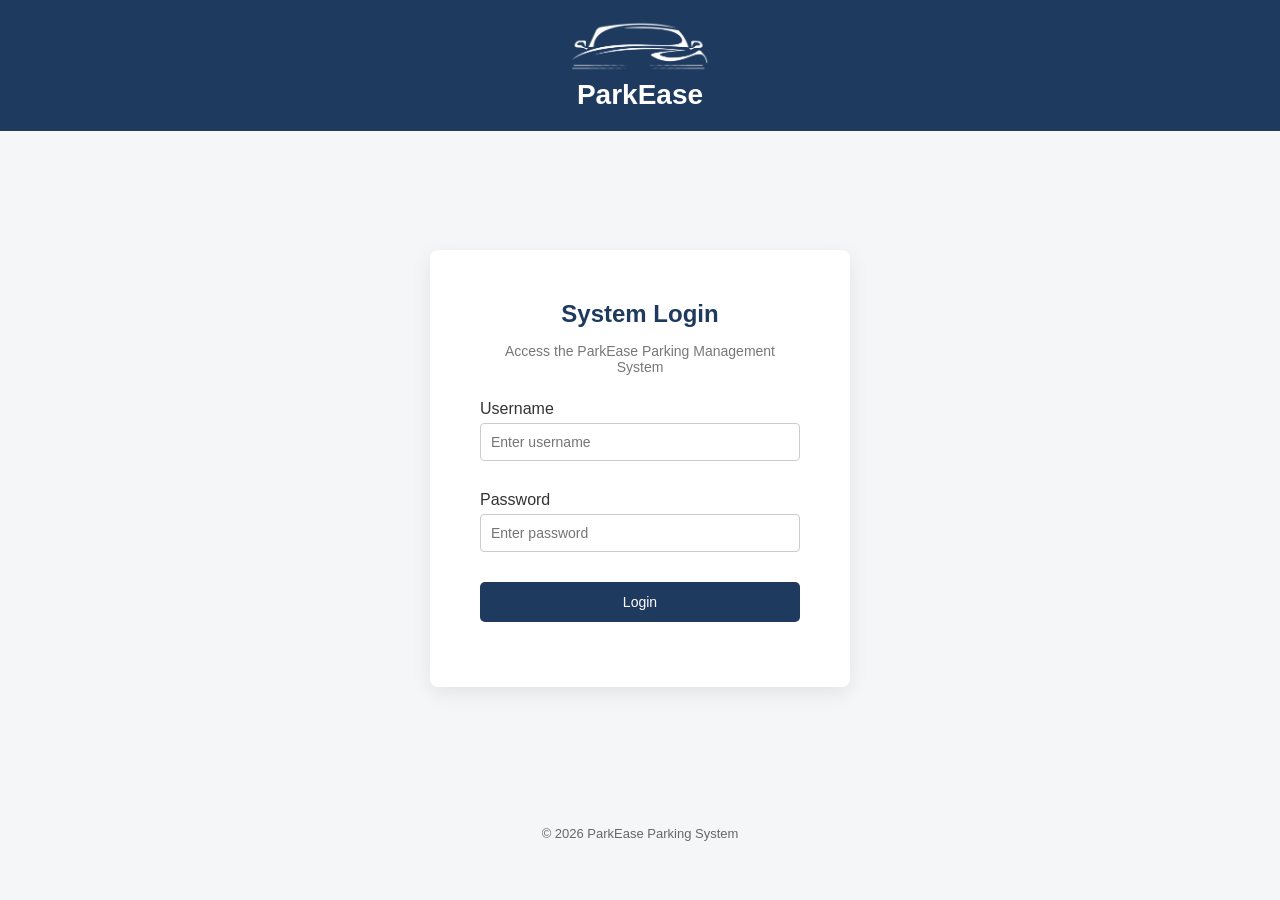
<file: index.html>
<!doctype html>
<html lang="en">
  <head>
    <meta charset="UTF-8" />
    <meta name="viewport" content="width=device-width, initial-scale=1.0" />

    <title>ParkEase | Login</title>

    <!-- Favicon -->
    <link rel="icon" type="image/png" sizes="32x32" href="assets/faviconn.png" />

    <!-- Google Font -->
    <link
      href="https://fonts.googleapis.com/css2?family=Inter:wght@300;400;500;600&display=swap"
      rel="stylesheet"
    />

    <!-- Main CSS -->
    <link rel="stylesheet" href="css/style.css" />
  </head>

  <body class="login-body">
    <header class="login-header">
      <div class="logo-area">
        <img src="assets/logo3 .png" alt="ParkEase Logo" />
        <h1>ParkEase</h1>
      </div>
    </header>

    <main class="login-main">
      <section class="login-section">
        <article class="login-card">
          <h2>System Login</h2>
          <p class="login-subtitle">
            Access the ParkEase Parking Management System
          </p>

          <form id="loginForm" class="login-form">
            <div class="form-group">
              <label for="username">Username</label>
              <input
                type="text"
                id="username"
                name="username"
                placeholder="Enter username"
                required
              />
            </div>

            <div class="form-group">
              <label for="password">Password</label>
              <input
                type="password"
                id="password"
                name="password"
                placeholder="Enter password"
                required
              />
            </div>

            <button type="submit" class="btn-primary">Login</button>

            <p id="error-message" class="error-message"></p>
          </form>
        </article>
      </section>
    </main>

    <footer class="login-footer">
      <p>© 2026 ParkEase Parking System</p>
    </footer>

    <!-- Login Script -->
    <script src="js/auth.js"></script>
  </body>
</html>
</file>
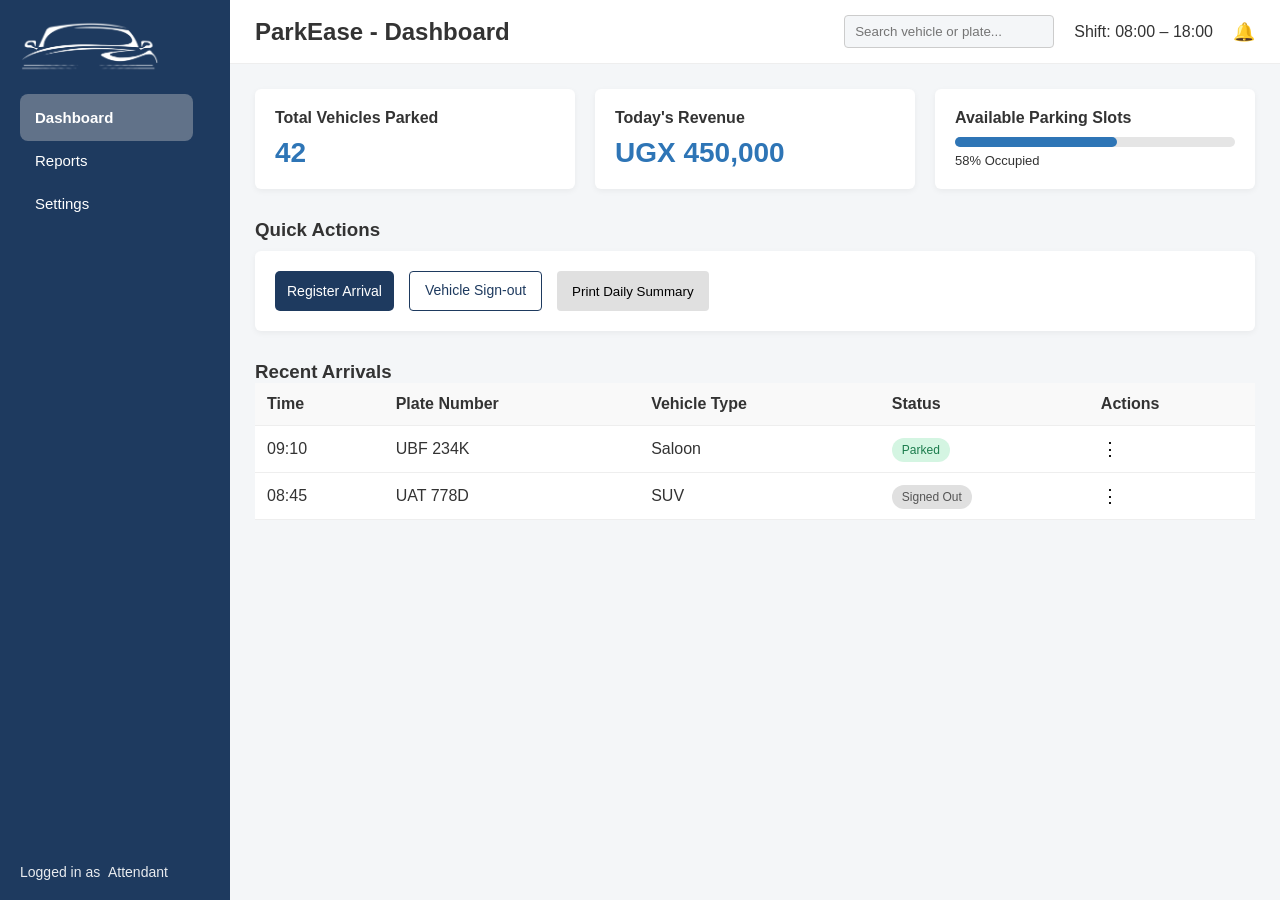
<file: dashboard.html>
<!doctype html>
<html lang="en">
  <head>
    <meta charset="UTF-8" />
    <meta name="viewport" content="width=device-width, initial-scale=1.0" />

    <title>ParkEase | Attendant Dashboard</title>

    <link rel="icon" href="assets/faviconn.png" />

    <link
      href="https://fonts.googleapis.com/css2?family=Inter:wght@300;400;500;600&display=swap"
      rel="stylesheet"
    />

    <link rel="stylesheet" href="css/style.css" />
  </head>

  <body class="dashboard-body">
    <div class="dashboard-layout">
      <!-- SIDEBAR -->

      <nav class="sidebar">
        <div class="sidebar-top">
          <div class="logo-area">
            <img src="assets/logo3 .png" alt="ParkEase Logo" />
            <!-- <h1>ParkEase</h1> -->
          </div>

          <ul class="nav-links">
            <li class="active">
              <a href="dashboard.html">Dashboard</a>
            </li>

            <li>
              <a href="reports.html">Reports</a>
            </li>

            <li>
              <a href="#">Settings</a>
            </li>
          </ul>
        </div>

        <div class="sidebar-user">
          <p class="user-role">Logged in as &nbsp;</p>
          <p class="user-name">Attendant</p>
        </div>
      </nav>

      <!-- MAIN CONTENT -->

      <main class="main-content">
        <!-- TOPBAR -->

        <header class="topbar">
          <h2>ParkEase - Dashboard</h2>

          <div class="topbar-right">
            <input
              type="text"
              placeholder="Search vehicle or plate..."
              class="search-bar"
            />
            <p class="shift-time">Shift: 08:00 – 18:00</p>

            <div class="notification-bell">🔔</div>
          </div>
        </header>

        <!-- DASHBOARD CONTENT -->

        <section class="dashboard-content">
          <!-- STATS CARDS -->

          <section class="stats-grid">
            <article class="stat-card">
              <h4>Total Vehicles Parked</h4>
              <p class="stat-number">42</p>
            </article>

            <article class="stat-card">
              <h4>Today's Revenue</h4>
              <p class="stat-number">UGX 450,000</p>
            </article>

            <article class="stat-card">
              <h4>Available Parking Slots</h4>

              <div class="progress-container">
                <div class="progress-bar" id="slotProgress"></div>
              </div>

              <p class="occupancy-text">58% Occupied</p>
            </article>
          </section>

          <!-- QUICK ACTIONS -->

          <section class="quick-actions">
            <h3>Quick Actions</h3>

            <div class="action-buttons">
              <a href="register.html" class="btn-primary"> Register Arrival </a>

              <a href="signout.html" class="btn-secondary">
                Vehicle Sign-out
              </a>

              <button class="btn-outline" id="printSummary">
                Print Daily Summary
              </button>
            </div>
          </section>

          <!-- RECENT ARRIVALS -->

          <section class="recent-arrivals">
            <h3>Recent Arrivals</h3>

            <table>
              <thead>
                <tr>
                  <th>Time</th>
                  <th>Plate Number</th>
                  <th>Vehicle Type</th>
                  <th>Status</th>
                  <th>Actions</th>
                </tr>
              </thead>

              <tbody id="arrivalTable">
                <tr>
                  <td>09:10</td>
                  <td>UBF 234K</td>
                  <td>Saloon</td>

                  <td>
                    <span class="badge parked"> Parked </span>
                  </td>

                  <td>
                    <button class="action-menu">⋮</button>
                  </td>
                </tr>

                <tr>
                  <td>08:45</td>
                  <td>UAT 778D</td>
                  <td>SUV</td>

                  <td>
                    <span class="badge signedout"> Signed Out </span>
                  </td>

                  <td>
                    <button class="action-menu">⋮</button>
                  </td>
                </tr>
              </tbody>
            </table>
          </section>
        </section>
      </main>
    </div>
  </body>
</html>
</file>
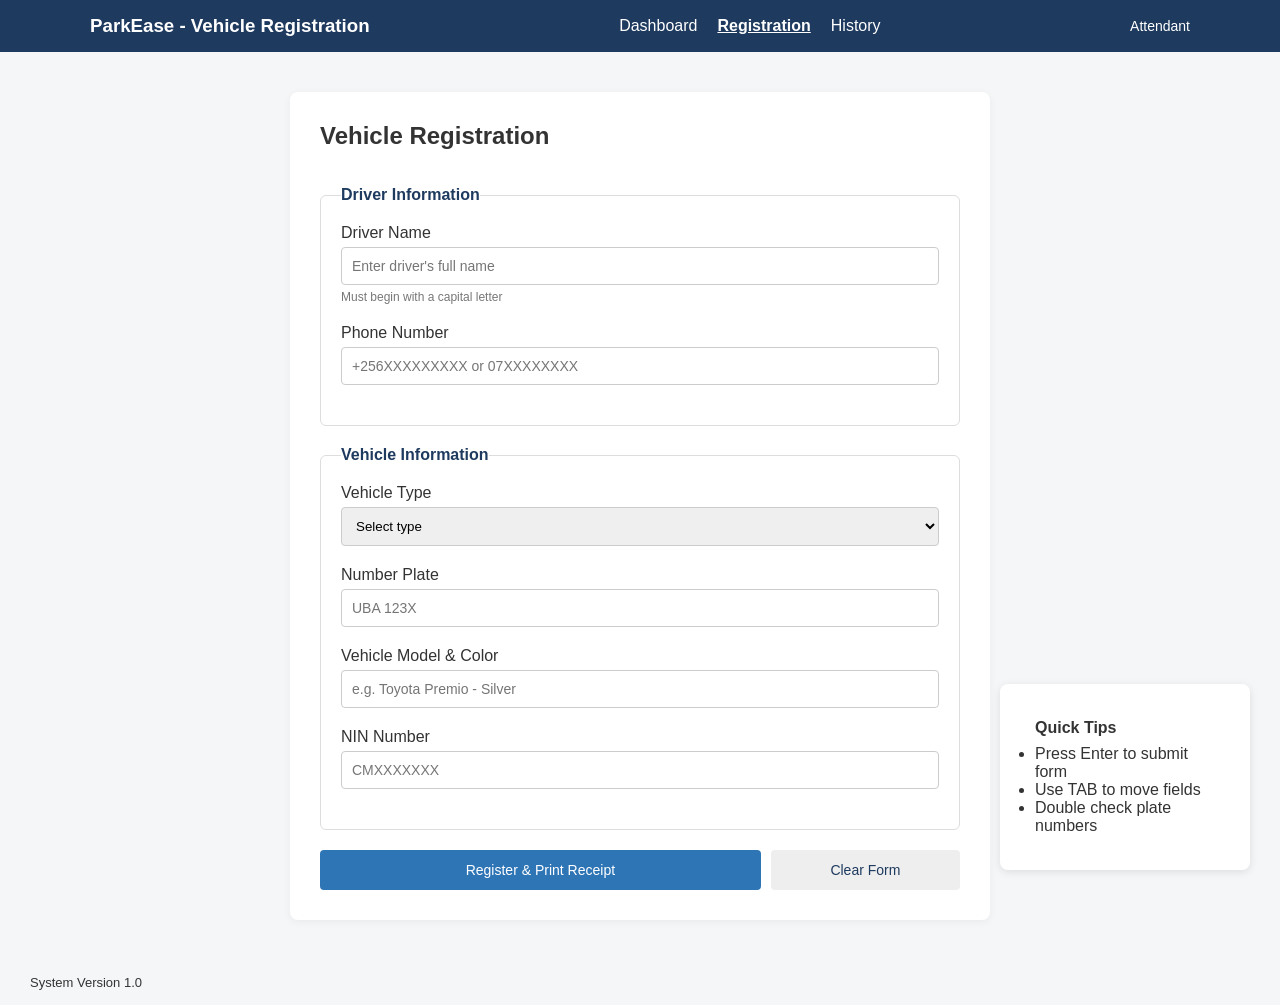
<file: register.html>
<!doctype html>
<html lang="en">
  <head>
    <meta charset="UTF-8" />
    <meta name="viewport" content="width=device-width, initial-scale=1.0" />

    <title>ParkEase | Vehicle Registration</title>

    <link rel="icon" href="assets/faviconn.png" />

    <link
      href="https://fonts.googleapis.com/css2?family=Inter:wght@300;400;500;600&display=swap"
      rel="stylesheet"
    />

    <link rel="stylesheet" href="css/style.css" />
  </head>

  <body>
    <header class="top-nav">
      <nav class="nav-container">
        <h3 class="logo">ParkEase - Vehicle Registration</h3>

        <ul class="nav-menu">
          <li><a href="dashboard.html">Dashboard</a></li>
          <li class="active"><a href="register.html">Registration</a></li>
          <li><a href="#">History</a></li>
        </ul>

        <div class="profile-area">Attendant</div>
      </nav>
    </header>

    <main class="register-main">
      <section class="form-section">
        <h2>Vehicle Registration</h2>
        <br /><br />
        <form id="vehicleForm" class="vehicle-form">
          <!-- DRIVER INFO -->

          <fieldset>
            <legend>Driver Information</legend>

            <div class="form-group">
              <label>Driver Name</label>

              <input
                type="text"
                id="driverName"
                placeholder="Enter driver's full name"
              />

              <small class="hint">Must begin with a capital letter</small>

              <p class="error" id="driverNameError"></p>
            </div>

            <div class="form-group">
              <label>Phone Number</label>

              <input
                type="text"
                id="phoneNumber"
                placeholder="+256XXXXXXXXX or 07XXXXXXXX"
              />

              <p class="error" id="phoneError"></p>
            </div>
          </fieldset>

          <!-- VEHICLE INFO -->

          <fieldset>
            <legend>Vehicle Information</legend>

            <div class="form-group">
              <label>Vehicle Type</label>

              <select id="vehicleType">
                <option value="">Select type</option>
                <option>Truck</option>
                <option>Personal Car</option>
                <option>Taxi</option>
                <option>Coaster</option>
                <option>Boda-boda</option>
              </select>

              <p class="error" id="vehicleTypeError"></p>
            </div>

            <div class="form-group">
              <label>Number Plate</label>

              <input type="text" id="numberPlate" placeholder="UBA 123X" />

              <p class="error" id="plateError"></p>
            </div>

            <div class="form-group">
              <label>Vehicle Model & Color</label>

              <input
                type="text"
                id="vehicleModel"
                placeholder="e.g. Toyota Premio - Silver"
              />

              <p class="error" id="modelError"></p>
            </div>

            <div class="form-group nin-field" id="ninContainer">
              <label>NIN Number</label>

              <input type="text" id="ninNumber" placeholder="CMXXXXXXX" />

              <p class="error" id="ninError"></p>
            </div>
          </fieldset>

          <div class="reg-form-buttons">
            <button type="submit" class="btn-primary">
              Register & Print Receipt
            </button>

            <button type="reset" class="btn-secondary">Clear Form</button>
          </div>
        </form>
      </section>
    </main>

    <!-- QUICK TIPS -->

    <aside class="quick-tips">
      <h4>Quick Tips</h4>

      <ul>
        <li>Press Enter to submit form</li>
        <li>Use TAB to move fields</li>
        <li>Double check plate numbers</li>
      </ul>
    </aside>

    <footer class="system-footer">
      <p>System Version 1.0</p>

      <p id="sessionTime"></p>
    </footer>
  </body>
</html>
</file>
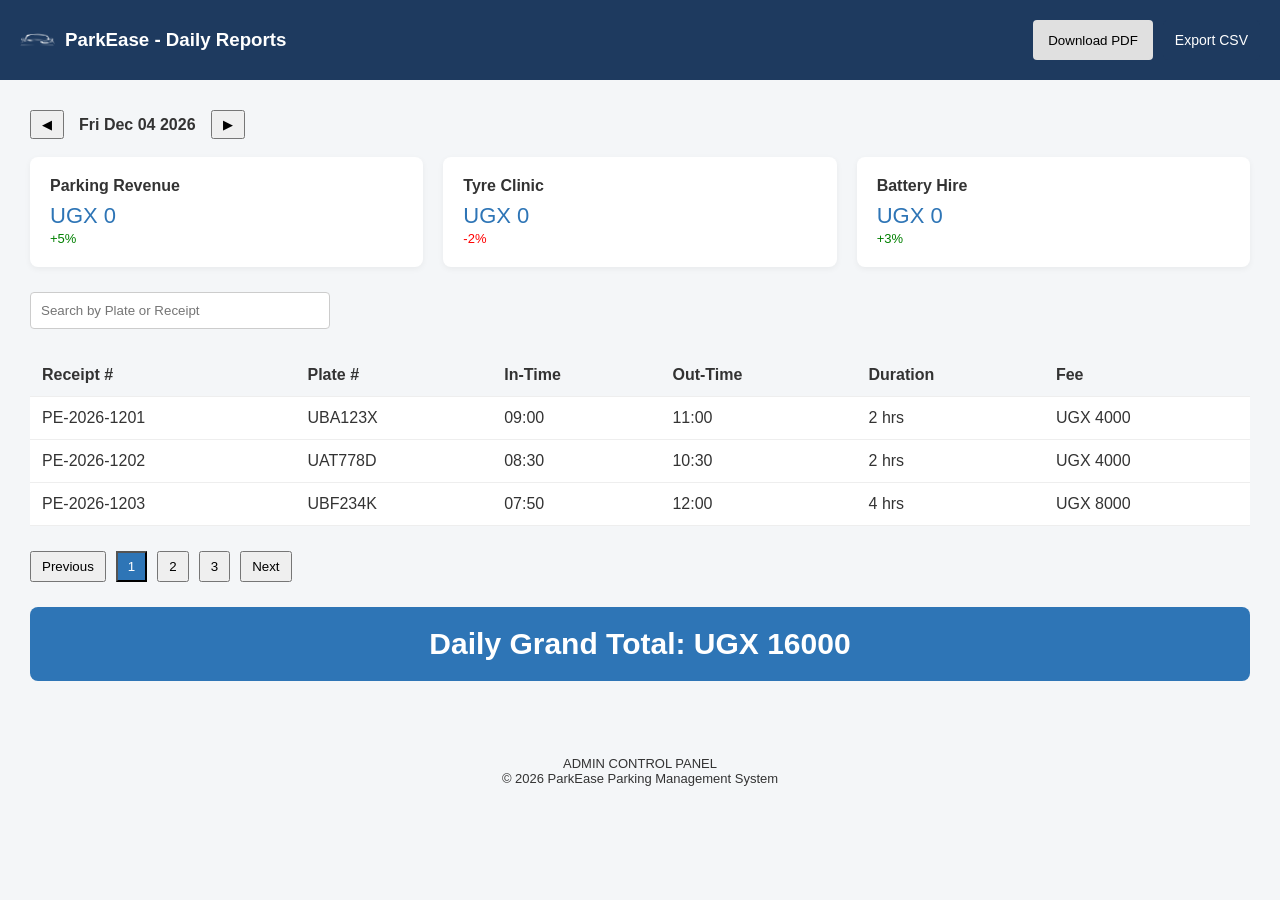
<file: reports.html>
<!doctype html>
<html lang="en">
  <head>
    <meta charset="UTF-8" />
    <meta name="viewport" content="width=device-width, initial-scale=1.0" />

    <title>ParkEase | Daily Revenue Reports</title>

    <link rel="icon" href="assets/faviconn.png" />

    <link
      href="https://fonts.googleapis.com/css2?family=Inter:wght@300;400;500;600&display=swap"
      rel="stylesheet"
    />

    <link rel="stylesheet" href="css/style.css" />
  </head>

  <body>
    <header class="reports-header">
      <div class="reports-title">
        <img src="assets/logo3 .png" class="logo-small" />

        <div>
          <h3 class="logo">ParkEase - Daily Reports</h3>
        </div>
      </div>

      <div class="report-actions">
        <button class="btn-outline" onclick="window.print()">
          Download PDF
        </button>

        <button class="btn-primary" id="exportCSV">Export CSV</button>
      </div>
    </header>

    <main class="reports-main">
      <!-- REVENUE OVERVIEW -->

      <section class="revenue-overview">
        <div class="date-selector">
          <button id="prevDay">◀</button>

          <h4 id="reportDate"></h4>

          <button id="nextDay">▶</button>
        </div>
        <br>

        <div class="revenue-cards">
          <article class="revenue-card">
            <h4>Parking Revenue</h4>

            <p class="revenue-amount" id="parkingRevenue">UGX 0</p>

            <span class="change positive">+5%</span>
          </article>

          <article class="revenue-card">
            <h4>Tyre Clinic</h4>

            <p class="revenue-amount" id="tyreRevenue">UGX 0</p>

            <span class="change negative">-2%</span>
          </article>

          <article class="revenue-card">
            <h4>Battery Hire</h4>

            <p class="revenue-amount" id="batteryRevenue">UGX 0</p>

            <span class="change positive">+3%</span>
          </article>
        </div>
      </section>

      <!-- SEARCH -->

      <section class="table-controls">
        <input
          type="text"
          id="searchTable"
          placeholder="Search by Plate or Receipt"
        />
      </section>

      <!-- VEHICLE TABLE -->

      <section class="reports-table">
        <table>
          <thead>
            <tr>
              <th>Receipt #</th>
              <th>Plate #</th>
              <th>In-Time</th>
              <th>Out-Time</th>
              <th>Duration</th>
              <th>Fee</th>
            </tr>
          </thead>

          <tbody id="reportTable"></tbody>
        </table>
      </section>

      <!-- PAGINATION -->

      <section class="pagination">
        <button id="prevPage">Previous</button>

        <button class="page active">1</button>
        <button class="page">2</button>
        <button class="page">3</button>

        <button id="nextPage">Next</button>
      </section>

      <!-- GRAND TOTAL -->

      <section class="grand-total">
        <h2>
          Daily Grand Total:
          <span id="grandTotal">UGX 0</span>
        </h2>
      </section>
    </main>

    <footer class="reports-footer">
      <p>ADMIN CONTROL PANEL</p>

      <p>© 2026 ParkEase Parking Management System</p>
    </footer>

    <script src="js/reports.js"></script>
  </body>
</html>
</file>
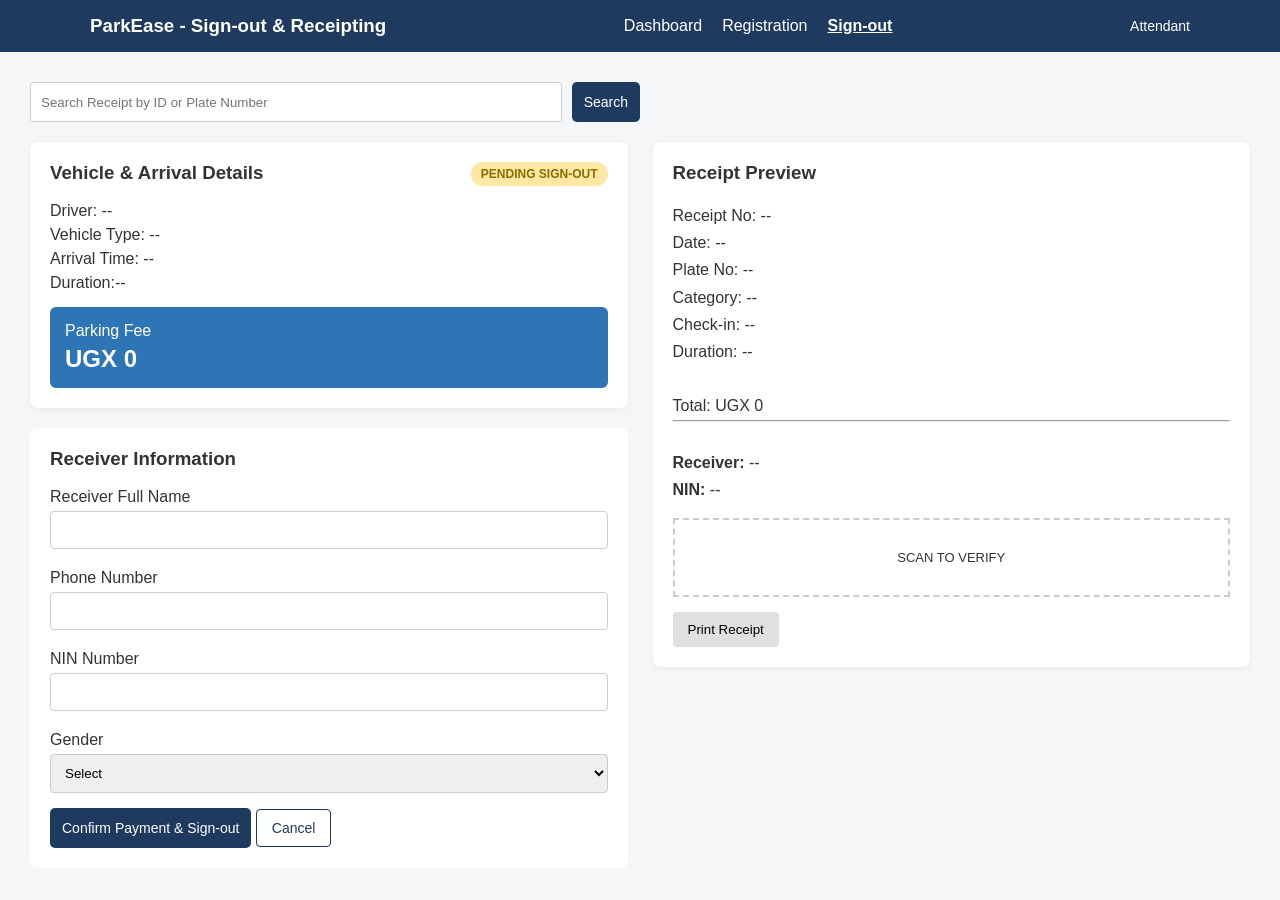
<file: signout.html>
<!doctype html>
<html lang="en">
  <head>
    <meta charset="UTF-8" />
    <meta name="viewport" content="width=device-width, initial-scale=1.0" />

    <title>ParkEase | Vehicle Sign-out</title>

    <link rel="icon" href="assets/faviconn.png" />

    <link
      href="https://fonts.googleapis.com/css2?family=Inter:wght@300;400;500;600&display=swap"
      rel="stylesheet"
    />

    <link rel="stylesheet" href="css/style.css" />
  </head>

  <body>
    <header class="top-nav">
      <nav class="nav-container">
        <h3 class="logo">ParkEase - Sign-out & Receipting</h3>

        <ul class="nav-menu">
          <li><a href="dashboard.html">Dashboard</a></li>
          <li><a href="register.html">Registration</a></li>
          <li class="active"><a href="signout.html">Sign-out</a></li>
        </ul>

        <div class="profile-area">Attendant</div>
      </nav>
    </header>

    <main class="signout-main">
      <!-- SEARCH BAR -->

      <section class="search-section">
        <input
          type="text"
          id="searchInput"
          placeholder="Search Receipt by ID or Plate Number"
        />

        <button id="searchBtn" class="btn-primary">Search</button>
      </section>

      <section class="signout-layout">
        <!-- LEFT PANEL -->

        <section class="vehicle-panel">
          <article class="vehicle-card">
            <div class="vehicle-title">
              <h3>Vehicle & Arrival Details</h3>

              <span class="badge pending"><strong>PENDING SIGN-OUT</strong></span>
            </div>
            <div class="vehicle-info">
              <p>Driver: <span id="driverName">--</span></p>

              <p>
                Vehicle Type: <span id="vehicleType">--</span>
              </p>

              <p>
               Arrival Time: <span id="arrivalTime">--</span>
              </p>

              <p>Duration:<span id="duration">--</span></p>
            </div>

            <div class="fee-box">
              <p>Parking Fee</p>

              <h2 id="parkingFee">UGX 0</h2>
            </div>
          </article>

          <!-- RECEIVER FORM -->

          <article class="receiver-card">
            <h3>Receiver Information</h3>
            <br>
            <form id="receiverForm">
              <div class="form-group">
                <label>Receiver Full Name</label>

                <input type="text" id="receiverName" />

                <p class="error" id="receiverNameError"></p>
              </div>

              <div class="form-group">
                <label>Phone Number</label>

                <input type="text" id="receiverPhone" />

                <p class="error" id="receiverPhoneError"></p>
              </div>

              <div class="form-group">
                <label>NIN Number</label>

                <input type="text" id="receiverNIN" />

                <p class="error" id="receiverNINError"></p>
              </div>

              <div class="form-group">
                <label>Gender</label>

                <select id="receiverGender">
                  <option value="">Select</option>
                  <option>Male</option>
                  <option>Female</option>
                </select>
              </div>

              <div class="form-buttons">
                <button type="submit" class="btn-primary">
                  Confirm Payment & Sign-out
                </button>

                <button type="button" class="btn-secondary" id="cancelBtn">
                  Cancel
                </button>
              </div>
            </form>
          </article>
        </section>

        <!-- RIGHT PANEL -->

        <section class="receipt-panel">
          <article class="receipt-card" id="receiptPreview">
            <h3>Receipt Preview</h3>
            <br>
            <div class="receipt-body">
              <p>Receipt No: <span id="rReceipt">--</span></p>
              <p>Date: <span id="rDate">--</span></p>
              <p>Plate No: <span id="rPlate">--</span></p>
              <p>Category: <span id="rType">--</span></p>
              <p>Check-in: <span id="rArrival">--</span></p>
              <p>Duration: <span id="rDuration">--</span></p>
              <br>
              <p>Total: <span id="rTotal">UGX 0</span></p>

              
              <hr />

              <br>

              <p><strong>Receiver:</strong> <span id="rReceiver">--</span></p>
              <p><strong>NIN:</strong> <span id="rNIN">--</span></p>
            </div>

            <div class="qr-box">SCAN TO VERIFY</div>

            <button class="btn-outline" onclick="window.print()">
              Print Receipt
            </button>
          </article>
        </section>
      </section>
    </main>
  </body>
</html>
</file>
<file: css/style.css>
/* ===== GLOBAL STYLES ===== */

* {
  margin: 0;
  padding: 0;
  box-sizing: border-box;
}

body {
  font-family: "Poppins", Arial, sans-serif;
  background: #f4f6f8;
  color: #333;
}

/* ===== HEADER ===== */

.login-header {
  background: #1e3a5f;
  padding: 20px;
  display: flex;
  justify-content: center;
}

.logo-area {
  
  align-items: center;
  gap: 10px;
  color: white;
}

.logo-area img {
  width: 140px;
  text-align: center;
}

.logo-area h1 {
  font-size: 28px;
  font-weight: 600;
  text-align: center;
}

/* ===== MAIN LAYOUT ===== */

.login-main {
  display: flex;
  justify-content: center;
  align-items: center;
  min-height: 70vh;
  padding: 20px;
}

.login-section {
  width: 100%;
  display: flex;
  justify-content: center;
}

/* ===== LOGIN CARD ===== */

.login-card {
  background: white;
  padding: 40px;
  width: 100%;
  max-width: 420px;
  border-radius: 8px;
  box-shadow: 0 6px 20px rgba(0, 0, 0, 0.08);
  display: flex;
  flex-direction: column;
  gap: 15px;

}

.login-card h2 {
  color: #1e3a5f;
  font-size: 24px;
  text-align: center;
}

.login-subtitle {
  font-size: 14px;
  color: #777;
  margin-bottom: 10px;
  text-align: center;
}

/* ===== FORM ===== */

.login-form {
  display: flex;
  flex-direction: column;
  gap: 15px;
}

.form-group {
  display: flex;
  flex-direction: column;
  gap: 5px;
}

.form-group label {
  font-weight: 500;
}

.form-group input {
  padding: 10px;
  border: 1px solid #ccc;
  border-radius: 5px;
  font-size: 14px;
}

.form-group input:focus {
  outline: none;
  border-color: #2e75b6;
}

/* ===== BUTTON ===== */

.btn-primary {
  background: #1e3a5f;
  color: white;
  padding: 12px;
  border: none;
  border-radius: 5px;
  font-size: 16px;
  cursor: pointer;
  transition: 0.2s;
}

.btn-primary:hover {
  background: #2e75b6;
}

/* ===== ERROR MESSAGE ===== */

.error-message {
  color: red;
  font-size: 14px;
  text-align: center;
}

/* ===== FOOTER ===== */

.login-footer {
  text-align: center;
  padding: 20px;
  font-size: 13px;
  color: #666;
}

/* ===== RESPONSIVE DESIGN ===== */

@media (min-width: 768px) {
  .login-main {
    min-height: 75vh;
  }

  .login-card {
    padding: 50px;
  }
}

/* ===== DASHBOARD LAYOUT ===== */

.dashboard-layout {
  display: flex;
  min-height: 100vh;
  font-family: "Poppins", Arial, sans-serif;
}

/* SIDEBAR */

.sidebar {
  width: 230px;
  background: #1e3a5f;
  color: white;
  display: flex;
  flex-direction: column;
  justify-content: space-between;
  padding: 20px;
}

.nav-links {
  list-style: none;
  margin-top: 30px;
  display: flex;
  flex-direction: column;
  gap: 25px;
}

.nav-links a {
  color: white;
  text-decoration: none;
  font-size: 15px;
  padding: 15px 80px 15px 15px;
}

.nav-links li.active a {
  font-weight: 600;
  background-color: #cccccc61;
  padding: 15px 80px 15px 15px;
  border-radius: 8px;
}

.sidebar-user {
  display: flex;
  font-size: 14px;
  opacity: 0.9;
}

/* MAIN AREA */

.main-content {
  flex: 1;
  background: #f4f6f8;
  display: flex;
  flex-direction: column;
}

/* TOPBAR */

.topbar {
  background: white;
  padding: 15px 25px;
  display: flex;
  justify-content: space-between;
  align-items: center;
  border-bottom: 1px solid #eee;
}

.search-bar {
  padding: 8px 10px;
  border: 1px solid #ccc;
  border-radius: 4px;
  width: 210px;
  background-color: #f4f6f8;
}

.topbar-right {
  display: flex;
  align-items: center;
  gap: 20px;
}

.notification-bell {
  font-size: 18px;
  cursor: pointer;
}

/* DASHBOARD CONTENT */

.dashboard-content {
  padding: 25px;
  display: flex;
  flex-direction: column;
  gap: 30px;
}

/* STAT CARDS */

.stats-grid {
  display: grid;
  grid-template-columns: repeat(auto-fit, minmax(220px, 1fr));
  gap: 20px;
}

.stat-card {
  background: white;
  padding: 20px;
  border-radius: 6px;
  box-shadow: 0 2px 6px rgba(0, 0, 0, 0.05);
}

.stat-number {
  font-size: 28px;
  margin-top: 10px;
  color: #2e75b6;
  font-weight: 600;
}

/* PROGRESS BAR */

.progress-container {
  background: #e5e5e5;
  height: 10px;
  border-radius: 10px;
  margin-top: 10px;
}

.progress-bar {
  height: 10px;
  width: 58%;
  background: #2e75b6;
  border-radius: 10px;
}

.occupancy-text {
  margin-top: 6px;
  font-size: 13px;
}

/* QUICK ACTIONS */

.quick-actions h3 {
  margin-bottom: 10px;
}

.action-buttons {
  display: flex;
  gap: 15px;
  flex-wrap: wrap;
  background-color: white;
  background: white;
  padding: 20px;
  border-radius: 6px;
  box-shadow: 0 2px 6px rgba(0, 0, 0, 0.05);
}

.btn-primary {
  text-decoration: none;
  font-size: 14px;
}

.btn-secondary {
  background: white;
  border: 1px solid #1e3a5f;
  color: #1e3a5f;
  padding: 10px 15px;
  border-radius: 4px;
  text-decoration: none;
  font-size: 14px;
}

.btn-secondary:hover {
  background: #2e75b6;
  color: white;
}

.btn-outline {
  background: #e0e0e0;
  border: 0px;
  padding: 10px 15px;
  border-radius: 4px;
  cursor: pointer;
}

.btn-outline:hover {
  font-weight: 700;
}

/* TABLE */

.recent-arrivals table {
  width: 100%;
  border-collapse: collapse;
  background: white;
}

.recent-arrivals th,
.recent-arrivals td {
  padding: 12px;
  text-align: left;
  border-bottom: 1px solid #eee;
}

.recent-arrivals th {
  background: #f9f9f9;
}

/* BADGES */

.badge {
  padding: 5px 10px;
  border-radius: 20px;
  font-size: 12px;
  font-weight: 500;
}

.badge.parked {
  background: #d4f5e2;
  color: #1c7c4d;
}

.badge.signedout {
  background: #e0e0e0;
  color: #555;
}

/* ACTION MENU */

.action-menu {
  background: none;
  border: none;
  font-size: 18px;
  cursor: pointer;
}

/* RESPONSIVE */

@media (max-width: 768px) {
  .sidebar {
    display: none;
  }

  .search-bar {
    width: 140px;
  }
}

/* REGISTER PAGE */

.top-nav {
  background: #1e3a5f;
  color: white;
  padding: 15px;
}

.nav-container {
  display: flex;
  justify-content: space-between;
  align-items: center;
  max-width: 1100px;
  margin: auto;
}

.logo-registration img {
  width: 80px;
}

.nav-menu {
  list-style: none;
  display: flex;
  gap: 20px;
}

.nav-menu a {
  color: white;
  text-decoration: none;
}

.nav-menu .active a {
  font-weight: 600;
  text-decoration: underline;
}

.profile-area {
  font-size: 14px;
}

/* MAIN FORM */

.register-main {
  padding: 40px 20px;
  display: flex;
  justify-content: center;
}

.form-section {
  background: white;
  padding: 30px;
  border-radius: 8px;
  width: 100%;
  max-width: 700px;
  box-shadow: 0 2px 8px rgba(0, 0, 0, 0.05);
}

.vehicle-form {
  display: flex;
  flex-direction: column;
  gap: 20px;
}

fieldset {
  border: 1px solid #ddd;
  padding: 20px;
  border-radius: 6px;
}

legend {
  font-weight: 600;
  color: #1e3a5f;
}

.form-group {
  display: flex;
  flex-direction: column;
  gap: 5px;
  margin-bottom: 15px;
}

.form-group input,
.form-group select {
  padding: 10px;
  border: 1px solid #ccc;
  border-radius: 4px;
}

.hint {
  font-size: 12px;
  color: #777;
}

.error {
  color: red;
  font-size: 12px;
}

/* BUTTONS */

.reg-form-buttons {
  display: flex;
  gap: 10px;
}

.reg-form-buttons .btn-primary {
  background: #2e75b6;
  color: white;
  border: none;
  padding: 12px 16px;
  border-radius: 4px;
  cursor: pointer;
  width: 70%;
}

.reg-form-buttons .btn-primary:hover {
  background: #1e3a5f;
}

.reg-form-buttons .btn-secondary {
  background: #eee;
  border: none;
  padding: 12px 16px;
  border-radius: 4px;
  cursor: pointer;
  width: 30%;
}

.reg-form-buttons .btn-secondary:hover {
  color: black;
  font-weight: 700;
}

/* QUICK TIPS */

.quick-tips {
  position: fixed;
  bottom: 30px;
  right: 30px;
  background: white;
  padding: 35px;
  border-radius: 8px;
  box-shadow: 0 2px 8px rgba(0, 0, 0, 0.1);
  width: 250px;
}

.quick-tips h4 {
  margin-bottom: 8px;
}

/* FOOTER */

.system-footer {
  display: flex;
  justify-content: space-between;
  padding: 15px 30px;
  background: #f4f6f8;
  font-size: 13px;
}

/* SIGNOUT PAGE */

.signout-main {
  padding: 30px;
  display: flex;
  flex-direction: column;
  gap: 20px;
}

/* SEARCH */

.search-section {
  display: flex;
  gap: 10px;
  max-width: 50%;
}

.search-section input {
  flex: 1;
  padding: 10px;
  border: 1px solid #ccc;
  border-radius: 4px;
}

/* LAYOUT */

.signout-layout {
  display: grid;
  grid-template-columns: 1fr 1fr;
  gap: 25px;
}

/* VEHICLE CARD */

.vehicle-card {
  background: white;
  padding: 20px;
  border-radius: 8px;
  box-shadow: 0 2px 6px rgba(0, 0, 0, 0.05);
}

.vehicle-title {
  display: flex;
  justify-content: space-between;
}

.vehicle-info p {
  margin: 6px 0;
}

.badge.pending {
  background: #ffe8a3;
  color: #8a6d00;
  padding: 5px 10px;
  border-radius: 15px;
  font-size: 12px;
  display: inline-block;
  margin-bottom: 10px;
}

/* FEE BOX */

.fee-box {
  background: #2e75b6;
  color: white;
  padding: 15px;
  border-radius: 6px;
  margin-top: 15px;
}

.fee-box h2 {
  margin-top: 5px;
}

/* RECEIVER FORM */

.receiver-card {
  margin-top: 20px;
  background: white;
  padding: 20px;
  border-radius: 8px;
}

/* RECEIPT */

.receipt-card {
  background: white;
  padding: 20px;
  border-radius: 8px;
  box-shadow: 0 2px 6px rgba(0, 0, 0, 0.05);
}

.receipt-body {
  line-height: 1.7;
}

.qr-box {
  border: 2px dashed #ccc;
  padding: 30px;
  text-align: center;
  margin: 15px 0;
  font-size: 13px;
}

/* RESPONSIVE */

@media (max-width: 900px) {
  .signout-layout {
    grid-template-columns: 1fr;
  }
}

/* REPORTS PAGE */

.reports-header {
  display: flex;
  justify-content: space-between;
  align-items: center;
  padding: 20px;
  background: #1e3a5f;
  color: white;
}

.reports-title {
  display: flex;
  align-items: center;
  gap: 10px;
}

.logo-small {
  width: 35px;
}

.subtitle {
  font-size: 12px;
  opacity: 0.8;
}

.report-actions {
  display: flex;
  gap: 10px;
}

.reports-main {
  padding: 30px;
  display: flex;
  flex-direction: column;
  gap: 25px;
}

/* DATE SELECTOR */

.date-selector {
  display: flex;
  align-items: center;
  gap: 15px;
  font-weight: 600;
}

.date-selector button {
  padding: 5px 10px;
}



/* REVENUE CARDS */

.revenue-cards {
  display: grid;
  grid-template-columns: repeat(auto-fit, minmax(200px, 1fr));
  gap: 20px;
}

.revenue-card {
  background: white;
  padding: 20px;
  border-radius: 8px;
  box-shadow: 0 2px 6px rgba(0, 0, 0, 0.05);
}

.revenue-amount {
  font-size: 22px;
  color: #2e75b6;
  margin-top: 8px;
}

.change {
  font-size: 13px;
}

.change.positive {
  color: green;
}

.change.negative {
  color: red;
}

/* TABLE */

.reports-table table {
  width: 100%;
  border-collapse: collapse;
  background: white;
}

.reports-table th,
.reports-table td {
  padding: 12px;
  border-bottom: 1px solid #eee;
  text-align: left;
}

.reports-table th {
  background: #f4f6f8;
}

/* SEARCH */

.table-controls input {
  padding: 10px;
  width: 300px;
  border: 1px solid #ccc;
  border-radius: 4px;
}

/* PAGINATION */

.pagination {
  display: flex;
  gap: 10px;
}

.pagination button {
  padding: 6px 10px;
}

.page.active {
  background: #2e75b6;
  color: white;
}

/* GRAND TOTAL */

.grand-total {
  background: #2e75b6;
  color: white;
  padding: 20px;
  border-radius: 8px;
  text-align: center;
  font-size: 20px;
}

/* FOOTER */

.reports-footer {
  margin-top: 30px;
  padding: 15px;
  background: #f4f6f8;
  text-align: center;
  font-size: 13px;
}
</file>
